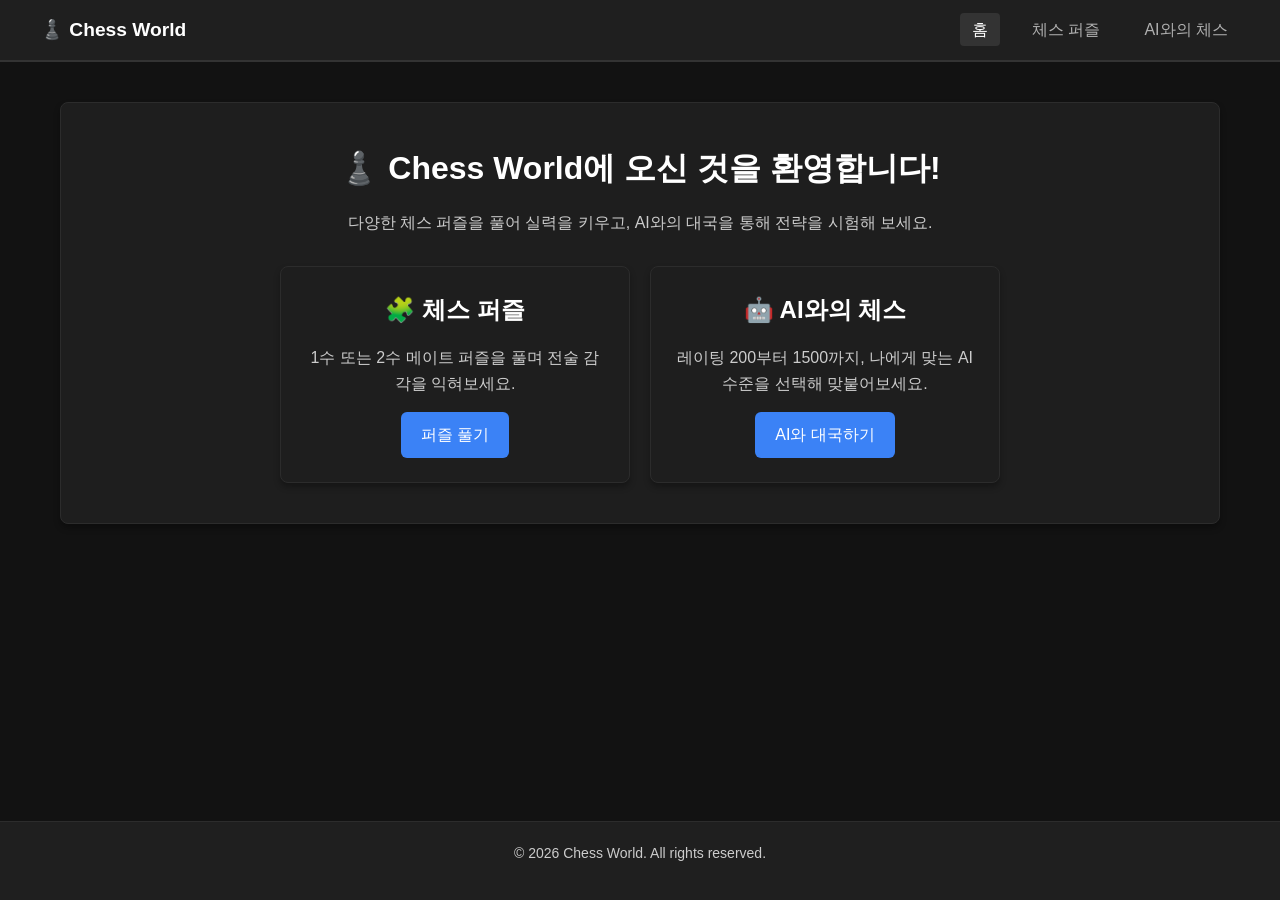
<file: index.html>
<!DOCTYPE html>
<html lang="ko">
<head>
    <meta charset="UTF-8">
    <meta name="viewport" content="width=device-width, initial-scale=1.0">
    <title>Chess World - 체스 세상에 오신 것을 환영합니다</title>
    <link rel="stylesheet" href="./css/style.css">
</head>
<body>
    <main>
        <div class="container" style="text-align: center; padding: 40px 20px;">
            <h1>♟️ Chess World에 오신 것을 환영합니다!</h1>
            <p>다양한 체스 퍼즐을 풀어 실력을 키우고, AI와의 대국을 통해 전략을 시험해 보세요.</p>
            
            <div style="display: flex; gap: 20px; justify-content: center; margin-top: 30px; flex-wrap: wrap;">
                <div class="container" style="flex: 1; min-width: 250px; max-width: 350px;">
                    <h2>🧩 체스 퍼즐</h2>
                    <p>1수 또는 2수 메이트 퍼즐을 풀며 전술 감각을 익혀보세요.</p>
                    <a href="./pages/puzzle.html" class="btn">퍼즐 풀기</a>
                </div>
                
                <div class="container" style="flex: 1; min-width: 250px; max-width: 350px;">
                    <h2>🤖 AI와의 체스</h2>
                    <p>레이팅 200부터 1500까지, 나에게 맞는 AI 수준을 선택해 맞붙어보세요.</p>
                    <a href="./pages/ai-match.html" class="btn">AI와 대국하기</a>
                </div>
            </div>
        </div>
    </main>

    <footer>
        <p>&copy; 2026 Chess World. All rights reserved.</p>
    </footer>

    <script src="./js/header.js"></script>
</body>
</html>
</file>
<file: css/style.css>
/* 경로: css/style.css */

/* 기본 스타일 초기화 및 어두운 테마 설정 */
* {
    box-sizing: border-box;
    margin: 0;
    padding: 0;
}

body {
    background-color: #121212;
    color: #e0e0e0;
    font-family: 'Segoe UI', Tahoma, Geneva, Verdana, sans-serif;
    line-height: 1.6;
    min-height: 100vh;
    display: flex;
    flex-direction: column;
}

/* 네비게이션 바 (상단 메뉴) */
header {
    background-color: #1f1f1f;
    border-bottom: 2px solid #333333;
    padding: 0 20px;
}

nav {
    max-width: 1200px;
    margin: 0 auto;
    display: flex;
    justify-content: space-between;
    align-items: center;
    height: 60px;
}

.logo a {
    color: #ffffff;
    font-size: 1.2rem;
    font-weight: bold;
    text-decoration: none;
}

.nav-links {
    display: flex;
    list-style: none;
    gap: 20px;
}

.nav-links a {
    color: #b0b0b0;
    text-decoration: none;
    font-size: 1rem;
    font-weight: 500;
    padding: 8px 12px;
    border-radius: 4px;
    transition: background-color 0.2s, color 0.2s;
}

.nav-links a:hover,
.nav-links a.active {
    color: #ffffff;
    background-color: #333333;
}

/* 메인 컨텐츠 영역 */
main {
    max-width: 1200px;
    margin: 40px auto;
    padding: 0 20px;
    flex: 1;
    width: 100%;
}

/* 카드 및 컨테이너 공통 스타일 */
.container {
    background-color: #1e1e1e;
    border: 1px solid #2c2c2c;
    border-radius: 8px;
    padding: 24px;
    box-shadow: 0 4px 6px rgba(0, 0, 0, 0.3);
}

h1, h2, h3 {
    color: #ffffff;
    margin-bottom: 16px;
}

p {
    margin-bottom: 16px;
    color: #cccccc;
}

/* 버튼 스타일 */
.btn {
    display: inline-block;
    background-color: #3b82f6;
    color: #ffffff;
    padding: 10px 20px;
    border: none;
    border-radius: 6px;
    cursor: pointer;
    font-size: 1rem;
    text-decoration: none;
    transition: background-color 0.2s;
}

.btn:hover {
    background-color: #2563eb;
}

/* 푸터 영역 */
footer {
    background-color: #1f1f1f;
    border-top: 1px solid #2c2c2c;
    text-align: center;
    padding: 20px;
    color: #777777;
    font-size: 0.875rem;
    margin-top: auto;
}
</file>
